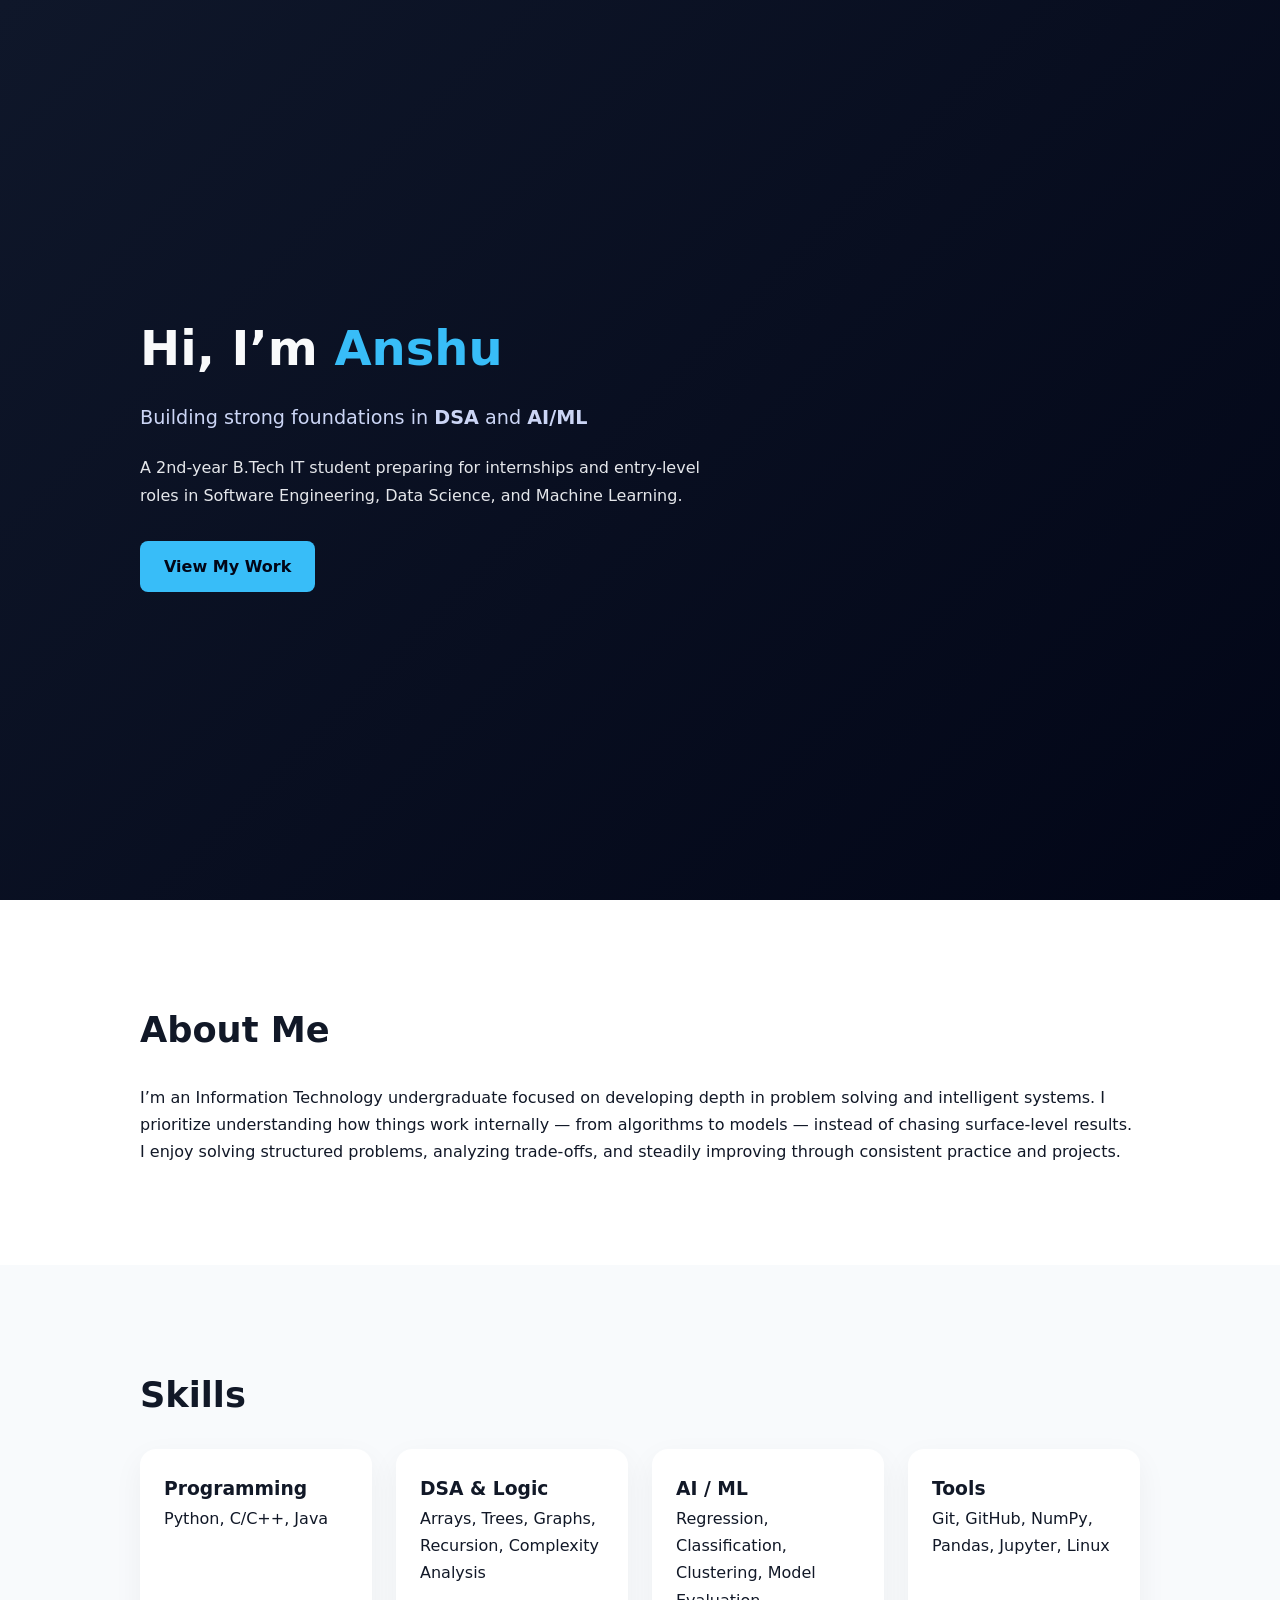
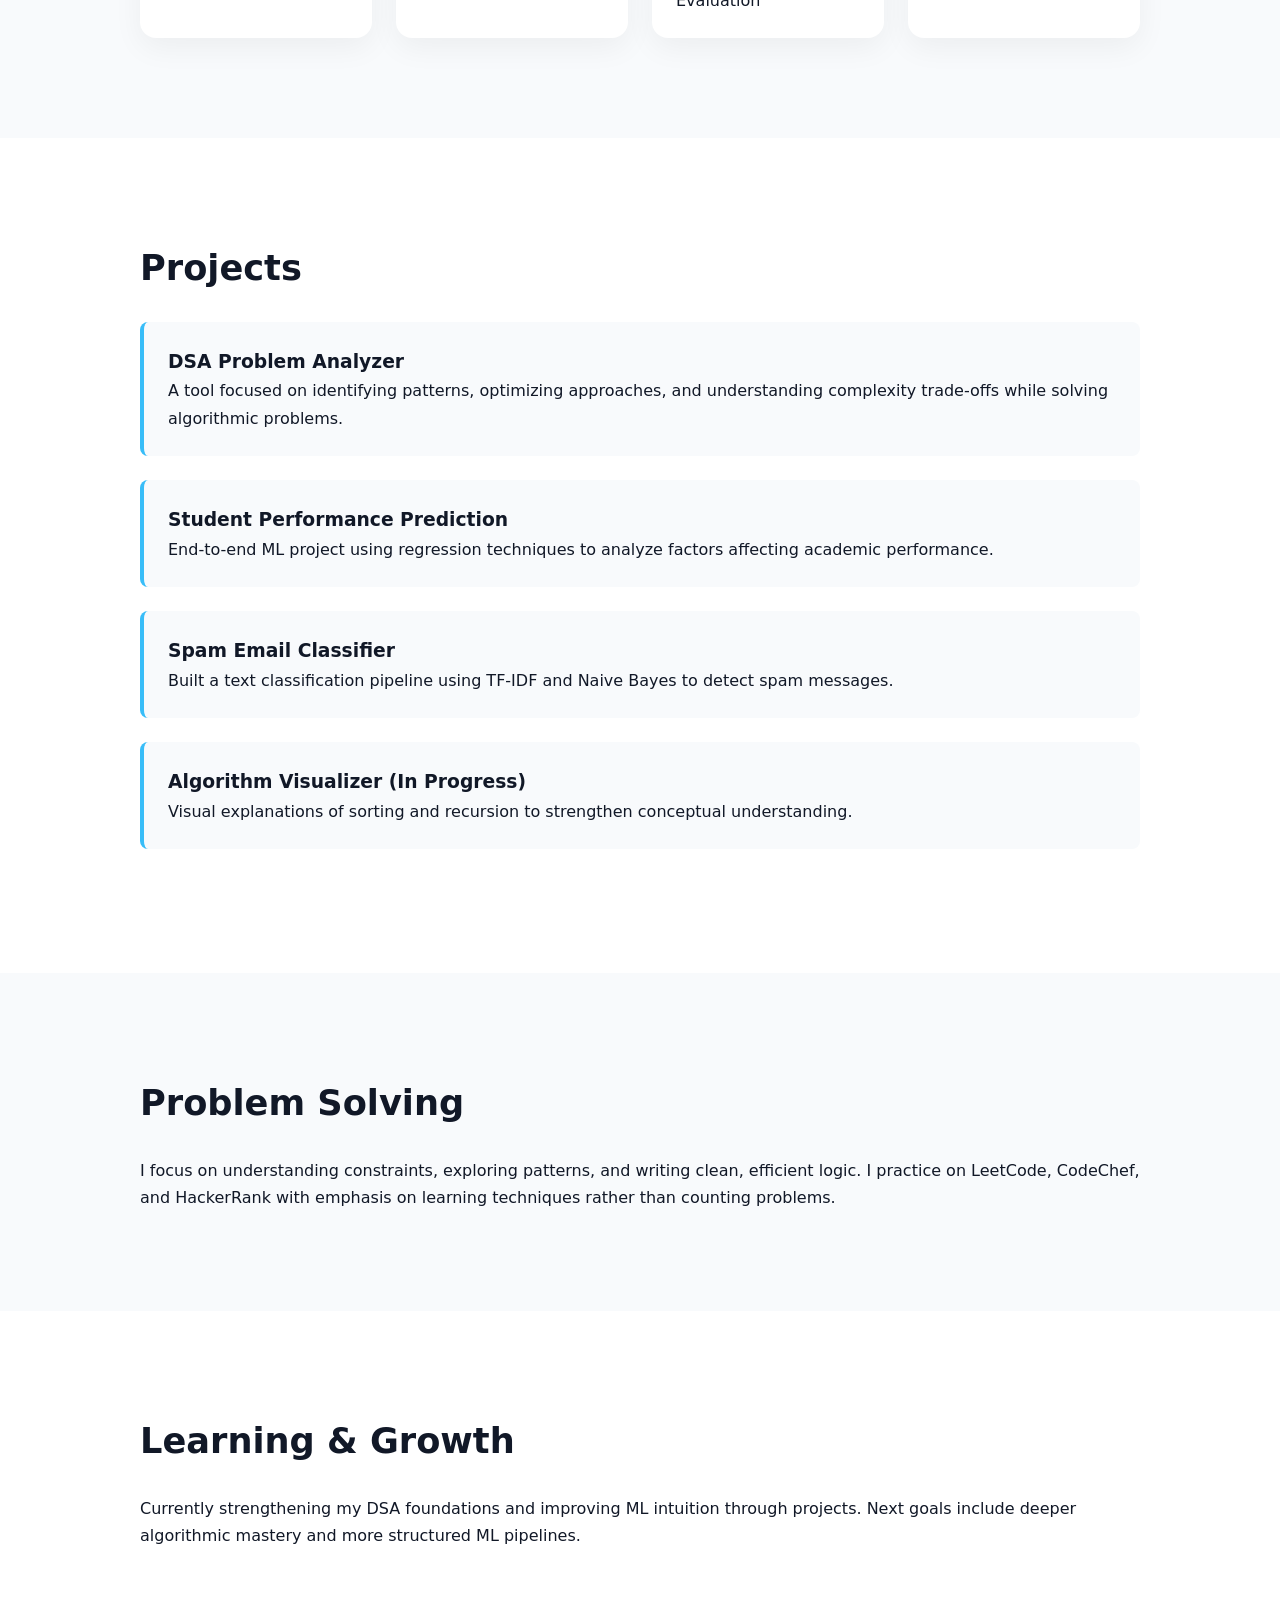
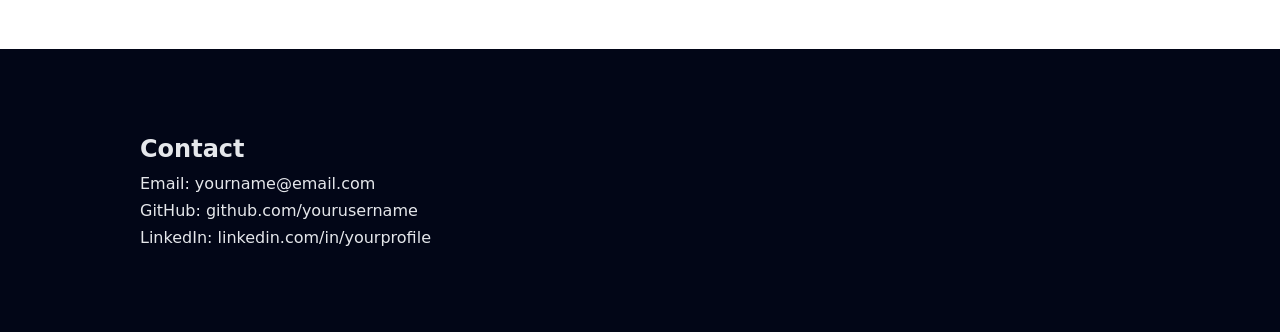
<file: FDP_Practicals/Practical_3/index.html>
<!doctype html>
<html lang="en">
  <head>
    <meta charset="UTF-8" />
    <meta name="viewport" content="width=device-width, initial-scale=1.0" />
    <title>Anshu | Software & AI Portfolio</title>
    <link rel="stylesheet" href="style.css" />
  </head>
  <body>
    <!-- HERO -->
    <header class="hero">
      <div class="container fade-up">
        <h1>Hi, I’m <span>Anshu</span></h1>
        <p class="subtitle">
          Building strong foundations in <strong>DSA</strong> and
          <strong>AI/ML</strong>
        </p>
        <p class="hero-desc">
          A 2nd-year B.Tech IT student preparing for internships and entry-level
          roles in Software Engineering, Data Science, and Machine Learning.
        </p>
        <a href="#projects" class="cta">View My Work</a>
      </div>
    </header>

    <!-- ABOUT -->
    <section class="section">
      <div class="container fade-up">
        <h2>About Me</h2>
        <p>
          I’m an Information Technology undergraduate focused on developing
          depth in problem solving and intelligent systems. I prioritize
          understanding how things work internally — from algorithms to models —
          instead of chasing surface-level results.
        </p>
        <p>
          I enjoy solving structured problems, analyzing trade-offs, and
          steadily improving through consistent practice and projects.
        </p>
      </div>
    </section>

    <!-- SKILLS -->
    <section class="section light">
      <div class="container fade-up">
        <h2>Skills</h2>

        <div class="skills-grid">
          <div class="card">
            <h3>Programming</h3>
            <p>Python, C/C++, Java</p>
          </div>

          <div class="card">
            <h3>DSA & Logic</h3>
            <p>Arrays, Trees, Graphs, Recursion, Complexity Analysis</p>
          </div>

          <div class="card">
            <h3>AI / ML</h3>
            <p>Regression, Classification, Clustering, Model Evaluation</p>
          </div>

          <div class="card">
            <h3>Tools</h3>
            <p>Git, GitHub, NumPy, Pandas, Jupyter, Linux</p>
          </div>
        </div>
      </div>
    </section>

    <!-- PROJECTS -->
    <section class="section" id="projects">
      <div class="container fade-up">
        <h2>Projects</h2>

        <div class="project-card">
          <h3>DSA Problem Analyzer</h3>
          <p>
            A tool focused on identifying patterns, optimizing approaches, and
            understanding complexity trade-offs while solving algorithmic
            problems.
          </p>
        </div>

        <div class="project-card">
          <h3>Student Performance Prediction</h3>
          <p>
            End-to-end ML project using regression techniques to analyze factors
            affecting academic performance.
          </p>
        </div>

        <div class="project-card">
          <h3>Spam Email Classifier</h3>
          <p>
            Built a text classification pipeline using TF-IDF and Naive Bayes to
            detect spam messages.
          </p>
        </div>

        <div class="project-card">
          <h3>Algorithm Visualizer (In Progress)</h3>
          <p>
            Visual explanations of sorting and recursion to strengthen
            conceptual understanding.
          </p>
        </div>
      </div>
    </section>

    <!-- DSA -->
    <section class="section light">
      <div class="container fade-up">
        <h2>Problem Solving</h2>
        <p>
          I focus on understanding constraints, exploring patterns, and writing
          clean, efficient logic. I practice on LeetCode, CodeChef, and
          HackerRank with emphasis on learning techniques rather than counting
          problems.
        </p>
      </div>
    </section>

    <!-- LEARNING -->
    <section class="section">
      <div class="container fade-up">
        <h2>Learning & Growth</h2>
        <p>
          Currently strengthening my DSA foundations and improving ML intuition
          through projects. Next goals include deeper algorithmic mastery and
          more structured ML pipelines.
        </p>
      </div>
    </section>

    <!-- FOOTER -->
    <footer class="footer fade-up">
      <div class="container">
        <h2>Contact</h2>
        <p>Email: yourname@email.com</p>
        <p>GitHub: github.com/yourusername</p>
        <p>LinkedIn: linkedin.com/in/yourprofile</p>
      </div>
    </footer>

    <script src="script.js"></script>
  </body>
</html>
</file>
<file: FDP_Practicals/Practical_3/style.css>
* {
    margin: 0;
    padding: 0;
    box-sizing: border-box;
    font-family: system-ui, sans-serif;
}

body {
    background: #ffffff;
    color: #111827;
    line-height: 1.7;
}

/* Layout */
.container {
    width: 90%;
    max-width: 1000px;
    margin: auto;
}

/* HERO */
.hero {
    min-height: 100vh;
    display: flex;
    align-items: center;
    background: linear-gradient(135deg, #0f172a, #020617);
    color: #f9fafb;
}

.hero h1 {
    font-size: 3rem;
}

.hero h1 span {
    color: #38bdf8;
}

.subtitle {
    margin-top: 12px;
    font-size: 1.2rem;
    color: #cbd5f5;
}

.hero-desc {
    margin-top: 20px;
    max-width: 600px;
    color: #e5e7eb;
}

.cta {
    display: inline-block;
    margin-top: 32px;
    padding: 12px 24px;
    border-radius: 8px;
    background: #38bdf8;
    color: #020617;
    text-decoration: none;
    font-weight: 600;
    transition: transform 0.3s ease, box-shadow 0.3s ease;
}

.cta:hover {
    transform: translateY(-3px);
    box-shadow: 0 10px 25px rgba(56, 189, 248, 0.4);
}

/* SECTIONS */
.section {
    padding: 100px 0;
}

.section.light {
    background: #f8fafc;
}

.section h2 {
    font-size: 2.2rem;
    margin-bottom: 24px;
}

/* SKILLS */
.skills-grid {
    display: grid;
    grid-template-columns: repeat(auto-fit, minmax(220px, 1fr));
    gap: 24px;
}

.card {
    padding: 24px;
    background: white;
    border-radius: 16px;
    box-shadow: 0 10px 30px rgba(0, 0, 0, 0.05);
    transition: transform 0.3s ease;
}

.card:hover {
    transform: translateY(-6px);
}

/* PROJECTS */
.project-card {
    padding: 24px;
    margin-bottom: 24px;
    border-left: 4px solid #38bdf8;
    background: #f8fafc;
    border-radius: 8px;
    transition: transform 0.3s ease;
}

.project-card:hover {
    transform: translateX(6px);
}

/* FOOTER */
.footer {
    background: #020617;
    color: #e5e7eb;
    padding: 80px 0;
}

/* ANIMATIONS */
.fade-up {
    opacity: 0;
    transform: translateY(30px);
    transition: opacity 0.8s ease, transform 0.8s ease;
}

.fade-up.show {
    opacity: 1;
    transform: translateY(0);
}
</file>
